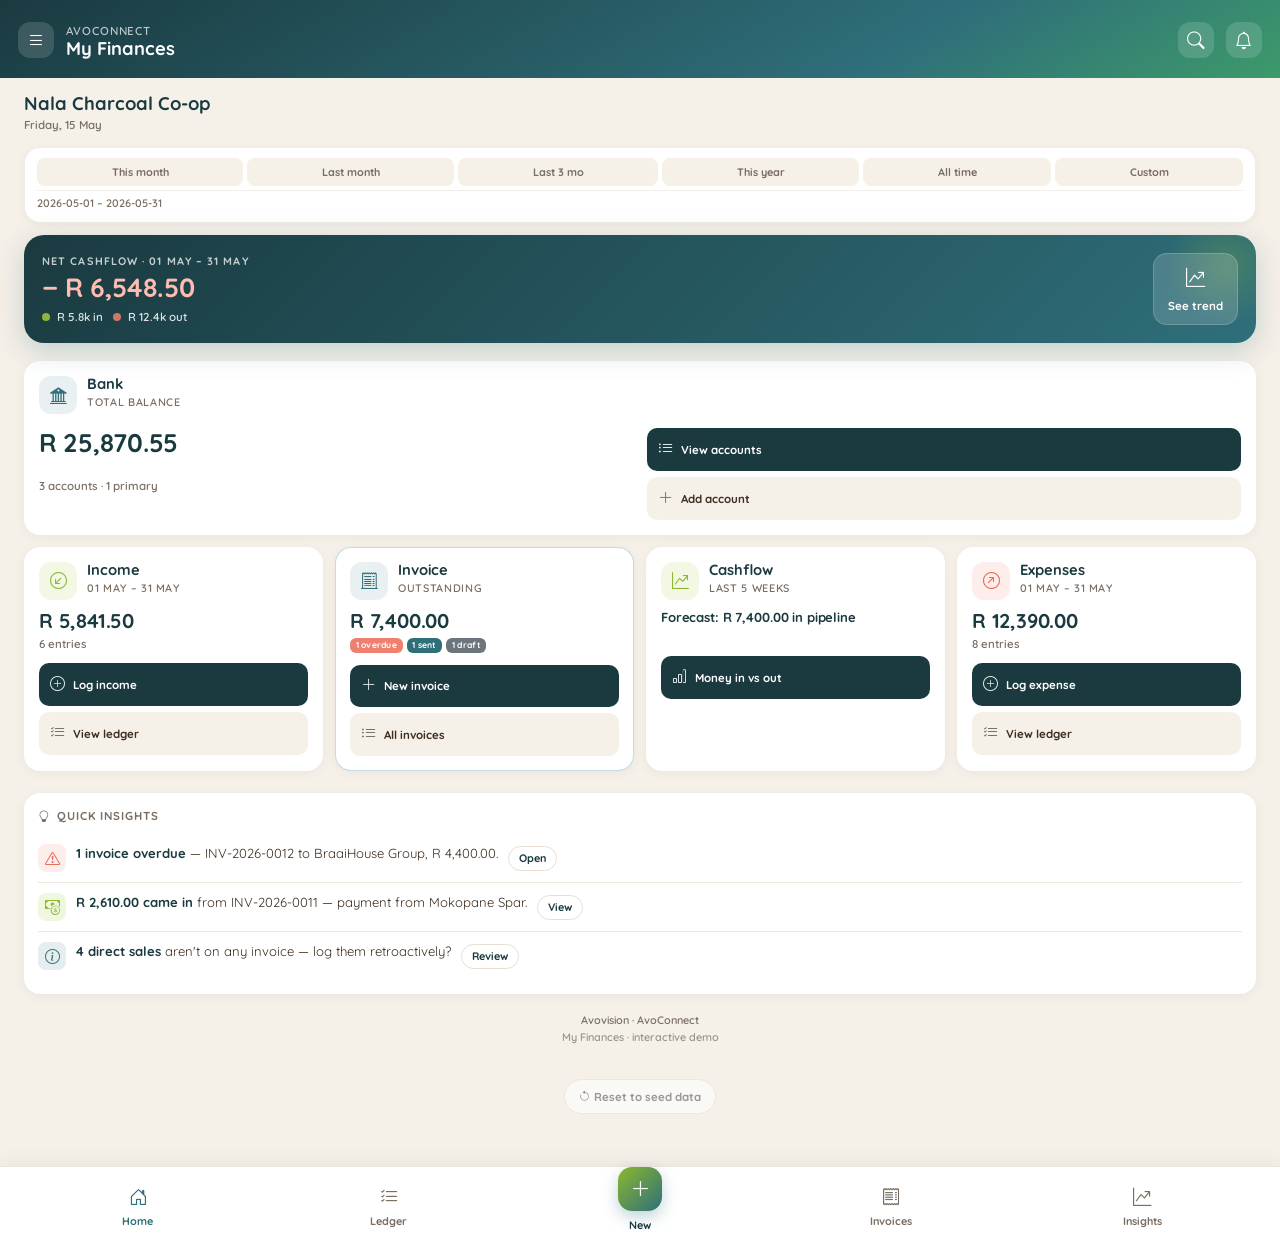
<file: avoconnect-myfinances-demo/avo-finance-app/index.html>
<!DOCTYPE html>
<html lang="en">
<head>
  <meta charset="UTF-8" />
  <meta name="viewport" content="width=device-width, initial-scale=1.0, maximum-scale=1.0" />
  <title>AvoConnect — My Finances</title>

  <!-- Bootstrap 5 CSS -->
  <link href="https://cdn.jsdelivr.net/npm/bootstrap@5.3.3/dist/css/bootstrap.min.css" rel="stylesheet" integrity="sha384-QWTKZyjpPEjISv5WaRU9OFeRpok6YctnYmDr5pNlyT2bRjXh0JMhjY6hW+ALEwIH" crossorigin="anonymous" />

  <!-- Bootstrap Icons -->
  <link rel="stylesheet" href="https://cdn.jsdelivr.net/npm/bootstrap-icons@1.11.3/font/bootstrap-icons.min.css" />

  <!-- App Styles -->
  <link rel="stylesheet" href="styles.css" />

  <style>
    /* ── Loading screen ────────────────────────────── */
    #boot {
      position: fixed;
      inset: 0;
      background: linear-gradient(165deg, #1a3a40, #2f6f7a 60%, #3d9a6a);
      color: #fff;
      display: flex;
      align-items: center;
      justify-content: center;
      flex-direction: column;
      gap: 18px;
      z-index: 9999;
      font-family: 'Quicksand', system-ui, sans-serif;
      transition: opacity 0.5s;
    }
    #boot .brand { font-size: 1.3rem; font-weight: 700; }
    #boot .sub { font-size: 0.8rem; opacity: 0.55; font-weight: 600; }
  </style>
</head>
<body>

  <!-- ── Boot Screen ────────────────────────────────── -->
  <div id="boot">
    <div style="width:56px;height:56px;border-radius:18px;background:rgba(255,255,255,0.14);display:flex;align-items:center;justify-content:center;font-size:1.7rem">
      <i class="bi bi-coin"></i>
    </div>
    <div>
      <div class="brand">My Finances</div>
      <div class="sub">AvoConnect</div>
    </div>
  </div>

  <!-- ── App Shell ─────────────────────────────────── -->
  <div class="app-shell" id="appShell">

    <!-- Scroll area -->
    <div class="app-scroll">

      <!-- ════ HUB PAGE ════ -->
      <div class="page active" id="page-hub">
        <div class="appbar appbar-gradient">
          <button class="appbar-btn" aria-label="Menu"><i class="bi bi-list"></i></button>
          <div>
            <div class="appbar-sub">AvoConnect</div>
            <div class="appbar-title light">My Finances</div>
          </div>
          <div class="appbar-spacer"></div>
          <button class="appbar-btn" aria-label="Search"><i class="bi bi-search"></i></button>
          <button class="appbar-btn" aria-label="Notifications"><i class="bi bi-bell"></i></button>
        </div>
        <div class="page-body" id="hubContent"></div>
      </div>

      <!-- ════ BANK PAGE ════ -->
      <div class="page" id="page-bank">
        <div class="appbar appbar-plain">
          <button class="appbar-btn back-btn" aria-label="Back"><i class="bi bi-arrow-left"></i></button>
          <div>
            <div class="appbar-sub" style="color:var(--ac-warm-gray)">My Finances</div>
            <div class="appbar-title">Bank</div>
          </div>
          <div class="appbar-spacer"></div>
        </div>
        <div class="page-body" id="bankContent"></div>
      </div>

      <!-- ════ INCOME PAGE ════ -->
      <div class="page" id="page-income">
        <div class="appbar appbar-plain">
          <button class="appbar-btn back-btn" aria-label="Back"><i class="bi bi-arrow-left"></i></button>
          <div>
            <div class="appbar-sub" style="color:var(--ac-warm-gray)">My Finances</div>
            <div class="appbar-title">Income</div>
          </div>
          <div class="appbar-spacer"></div>
          <button class="appbar-btn" style="background:linear-gradient(135deg,var(--c-lime-dark),var(--c-lime));color:#1a1a2e;box-shadow:0 4px 14px rgba(162,204,57,0.3)" onclick="App.navigate('income-new')" aria-label="Add">
            <i class="bi bi-plus-lg"></i>
          </button>
        </div>
        <div class="page-body" id="incomeContent"></div>
      </div>

      <!-- ════ INVOICE LIST PAGE ════ -->
      <div class="page" id="page-invoice">
        <div class="appbar appbar-plain">
          <button class="appbar-btn back-btn" aria-label="Back"><i class="bi bi-arrow-left"></i></button>
          <div>
            <div class="appbar-sub" style="color:var(--ac-warm-gray)">My Finances</div>
            <div class="appbar-title">Invoices</div>
          </div>
          <div class="appbar-spacer"></div>
          <button class="appbar-btn" style="background:linear-gradient(135deg,var(--c-lime-dark),var(--c-lime));color:#1a1a2e;box-shadow:0 4px 14px rgba(162,204,57,0.3)" onclick="App.navigate('invoice-new')" aria-label="Add">
            <i class="bi bi-plus-lg"></i>
          </button>
        </div>
        <div class="page-body" id="invoiceContent"></div>
      </div>

      <!-- ════ INVOICE DETAIL PAGE ════ -->
      <div class="page" id="page-invoice-detail">
        <div class="appbar appbar-plain">
          <button class="appbar-btn back-btn" aria-label="Back"><i class="bi bi-arrow-left"></i></button>
          <div>
            <div class="appbar-sub" style="color:var(--ac-warm-gray)">Invoice</div>
            <div class="appbar-title" id="invDetailTitle">Invoice Detail</div>
          </div>
          <div class="appbar-spacer"></div>
        </div>
        <div class="page-body" id="invoiceDetailContent"></div>
      </div>

      <!-- ════ CASHFLOW PAGE ════ -->
      <div class="page" id="page-cashflow">
        <div class="appbar appbar-plain">
          <button class="appbar-btn back-btn" aria-label="Back"><i class="bi bi-arrow-left"></i></button>
          <div>
            <div class="appbar-sub" style="color:var(--ac-warm-gray)">My Finances</div>
            <div class="appbar-title">Cashflow</div>
          </div>
          <div class="appbar-spacer"></div>
        </div>
        <div class="page-body" id="cashflowContent"></div>
      </div>

      <!-- ════ EXPENSES PAGE ════ -->
      <div class="page" id="page-expense">
        <div class="appbar appbar-plain">
          <button class="appbar-btn back-btn" aria-label="Back"><i class="bi bi-arrow-left"></i></button>
          <div>
            <div class="appbar-sub" style="color:var(--ac-warm-gray)">My Finances</div>
            <div class="appbar-title">Expenses</div>
          </div>
          <div class="appbar-spacer"></div>
          <button class="appbar-btn" style="background:linear-gradient(135deg,var(--c-salmon),var(--c-salmon-dark));color:#fff;box-shadow:0 4px 14px rgba(239,128,112,0.3)" onclick="App.navigate('expense-new')" aria-label="Add">
            <i class="bi bi-plus-lg"></i>
          </button>
        </div>
        <div class="page-body" id="expenseContent"></div>
      </div>

      <!-- ════ NEW INVOICE FORM PAGE ════ -->
      <div class="page" id="page-invoice-new">
        <div class="appbar appbar-plain">
          <button class="appbar-btn back-btn" aria-label="Back"><i class="bi bi-arrow-left"></i></button>
          <div>
            <div class="appbar-sub" style="color:var(--ac-warm-gray)">My Finances</div>
            <div class="appbar-title">New invoice</div>
          </div>
          <div class="appbar-spacer"></div>
        </div>
        <div class="page-body" id="invoiceNewContent"></div>
      </div>

      <!-- ════ NEW INCOME FORM PAGE ════ -->
      <div class="page" id="page-income-new">
        <div class="appbar appbar-plain">
          <button class="appbar-btn back-btn" aria-label="Back"><i class="bi bi-arrow-left"></i></button>
          <div>
            <div class="appbar-sub" style="color:var(--ac-warm-gray)">My Finances</div>
            <div class="appbar-title">Log income</div>
          </div>
          <div class="appbar-spacer"></div>
        </div>
        <div class="page-body" id="incomeNewContent"></div>
      </div>

      <!-- ════ NEW EXPENSE FORM PAGE ════ -->
      <div class="page" id="page-expense-new">
        <div class="appbar appbar-plain">
          <button class="appbar-btn back-btn" aria-label="Back"><i class="bi bi-arrow-left"></i></button>
          <div>
            <div class="appbar-sub" style="color:var(--ac-warm-gray)">My Finances</div>
            <div class="appbar-title">Log expense</div>
          </div>
          <div class="appbar-spacer"></div>
        </div>
        <div class="page-body" id="expenseNewContent"></div>
      </div>

    </div><!-- /.app-scroll -->

    <!-- ════ Bottom Tab Bar ════ -->
    <div class="tabbar">
      <button class="tab active" id="tab-hub" data-page="hub">
        <i class="bi bi-house-door"></i><span>Home</span>
      </button>
      <button class="tab" id="tab-ledger" data-page="income">
        <i class="bi bi-list-check"></i><span>Ledger</span>
      </button>
      <button class="tab tab-fab" data-page="invoice-new">
        <span class="tab-fab-inner"><i class="bi bi-plus-lg"></i></span>
        <span style="margin-top:4px">New</span>
      </button>
      <button class="tab" id="tab-invoice" data-page="invoice">
        <i class="bi bi-receipt"></i><span>Invoices</span>
      </button>
      <button class="tab" id="tab-insights" data-page="cashflow">
        <i class="bi bi-graph-up-arrow"></i><span>Insights</span>
      </button>
    </div>

  </div><!-- /.app-shell -->

  <!-- ════ Toast Container ════ -->
  <div class="toast-container" id="toastContainer"></div>

  <!-- ════ Scripts ════ -->
  <!-- Bootstrap 5 JS Bundle -->
  <script src="https://cdn.jsdelivr.net/npm/bootstrap@5.3.3/dist/js/bootstrap.bundle.min.js" integrity="sha384-YvpcrYf0tY3lHB60NNkmXc5s9fDVZLESaAA55NDzOxhy9GkcIdslK1eN7N6jIeHz" crossorigin="anonymous"></script>

  <!-- Data Layer -->
  <script src="data.js"></script>

  <!-- App Logic -->
  <script src="app.js"></script>

</body>
</html>
</file>
<file: avoconnect-myfinances-demo/avo-finance-app/styles.css>
/* ============================================================
   AvoConnect — My Finances App Styles
   Built with Bootstrap 5 + custom design tokens
   ============================================================ */

/* ── Google Fonts: Quicksand ───────────────────────────── */
@import url('https://fonts.googleapis.com/css2?family=Quicksand:wght@300;400;500;600;700&display=swap');
@import url('https://fonts.googleapis.com/css2?family=Caveat:wght@500;700&display=swap');

/* ── Design Tokens ─────────────────────────────────────── */
:root {
  /* Brand palette */
  --avo-caribbean:        #2f6f7a;
  --avo-caribbean-dark:   #1a3a40;
  --avo-caribbean-light:  #3d8a97;
  --avo-lime:             #a2cc39;
  --avo-lime-dark:        #8bb82f;
  --avo-salmon:           #ef8070;
  --avo-salmon-dark:      #e56a59;

  /* Surfaces */
  --avo-bg:               #f4f6f9;
  --avo-bg-soft:          #f5f9fa;
  --avo-surface:          #ffffff;
  --avo-surface-muted:    #f8f9fa;

  /* Text */
  --avo-text:             #212529;
  --avo-text-muted:       #6c757d;
  --avo-text-on-dark:     #ffffff;

  /* AvoConnect earth-luxe */
  --ac-sand:              #f5f0e8;
  --ac-sand-dark:         #e8dfd2;
  --ac-earth:             #3d2e1e;
  --ac-warm-gray:         #7a6e62;

  /* Convenience aliases */
  --c-teal:       var(--avo-caribbean);
  --c-teal-dark:  var(--avo-caribbean-dark);
  --c-lime:       var(--avo-lime);
  --c-lime-dark:  var(--avo-lime-dark);
  --c-salmon:     var(--avo-salmon);
  --c-salmon-dark:var(--avo-salmon-dark);

  /* Shadows */
  --shadow-sm: 0 2px 4px rgba(0,0,0,0.05);
  --shadow:    0 2px 8px rgba(0,0,0,0.08);
  --shadow-md: 0 4px 15px rgba(0,0,0,0.10);
  --shadow-lg: 0 8px 30px rgba(26,58,64,0.15);

  /* Radii */
  --r-sm: 6px;
  --r-md: 10px;
  --r-lg: 16px;
  --r-xl: 20px;

  /* Type sizes */
  --t-xxs: 0.68rem;
  --t-xs:  0.72rem;
  --t-sm:  0.82rem;
  --t-base: 0.92rem;
  --t-md:  1rem;
  --t-lg:  1.15rem;
  --t-xl:  1.5rem;
  --t-2xl: 1.8rem;
}

/* ── Base ──────────────────────────────────────────────── */
* { box-sizing: border-box; }

html, body {
  margin: 0;
  padding: 0;
  background: var(--ac-sand);
  font-family: 'Quicksand', 'Segoe UI', system-ui, sans-serif;
  color: var(--ac-earth);
  font-size: 16px;
  -webkit-font-smoothing: antialiased;
  min-height: 100vh;
  overflow-x: hidden;
}

button { font-family: inherit; cursor: pointer; }
input, select, textarea { font-family: inherit; }

/* ── Bootstrap Overrides ───────────────────────────────── */
.card {
  border: none;
  border-radius: var(--r-lg);
  box-shadow: var(--shadow);
  background: #fff;
}

.badge {
  font-family: 'Quicksand', sans-serif;
  font-weight: 700;
  letter-spacing: 0.03em;
}

.badge.bg-teal  { background-color: var(--c-teal) !important; }
.badge.bg-lime  { background-color: var(--c-lime-dark) !important; }
.badge.bg-salmon{ background-color: var(--c-salmon) !important; }

.btn {
  border-radius: 50px;
  font-weight: 700;
  font-family: 'Quicksand', sans-serif;
  padding: 10px 20px;
  transition: all 0.15s ease;
}
.btn:active { transform: translateY(1px); }
.btn-teal {
  background: linear-gradient(135deg, var(--c-teal), var(--c-teal-dark));
  border: none;
  color: #fff;
  box-shadow: 0 4px 16px rgba(47,111,122,0.25);
}
.btn-teal:hover { box-shadow: 0 8px 24px rgba(47,111,122,0.35); transform: translateY(-1px); color: #fff; }
.btn-lime {
  background: linear-gradient(135deg, var(--c-lime-dark), var(--c-lime));
  border: none;
  color: #1a1a2e;
  box-shadow: 0 4px 16px rgba(162,204,57,0.3);
}
.btn-lime:hover { box-shadow: 0 8px 24px rgba(162,204,57,0.4); transform: translateY(-1px); color: #1a1a2e; }
.btn-salmon {
  background: linear-gradient(135deg, var(--c-salmon), var(--c-salmon-dark));
  border: none;
  color: #fff;
  box-shadow: 0 4px 16px rgba(239,128,112,0.3);
}
.btn-salmon:hover { color: #fff; transform: translateY(-1px); }
.btn-ghost {
  background: #fff;
  color: var(--c-teal-dark);
  border: 1.5px solid var(--ac-sand-dark);
}
.btn-ghost:hover { border-color: var(--c-teal); color: var(--c-teal-dark); }
.btn-sm { padding: 8px 14px; font-size: var(--t-sm); }

.form-control, .form-select {
  border: 1.5px solid var(--ac-sand-dark);
  border-radius: 12px;
  padding: 12px 14px;
  font-family: inherit;
  font-size: var(--t-base);
  color: var(--ac-earth);
  transition: border-color 0.15s, box-shadow 0.15s;
}
.form-control:focus, .form-select:focus {
  border-color: var(--c-teal);
  box-shadow: 0 0 0 3px rgba(47,111,122,0.12);
}
.form-label {
  font-size: var(--t-xs);
  font-weight: 700;
  letter-spacing: 0.08em;
  text-transform: uppercase;
  color: var(--ac-warm-gray);
  margin-bottom: 6px;
}
.modal-content {
  border: none;
  border-radius: var(--r-xl);
  box-shadow: var(--shadow-lg);
}
.modal-header { border-bottom: 1px solid rgba(232,223,210,0.6); }
.modal-footer { border-top: 1px solid rgba(232,223,210,0.6); }

/* ── App Shell (full-screen) ──────────────────────────── */
.app-shell {
  width: 100%;
  max-width: 100%;
  min-height: 100vh;
  background: var(--ac-sand);
  display: flex;
  flex-direction: column;
  position: relative;
  margin: 0 auto;
}

/* On larger screens, cap the width for comfortable reading */
@media (min-width: 900px) {
  body {
    background:
      radial-gradient(circle at 20% 0%, rgba(47,111,122,0.05), transparent 50%),
      radial-gradient(circle at 80% 100%, rgba(162,204,57,0.04), transparent 40%),
      var(--ac-sand);
  }
}

/* ── Scroll area ───────────────────────────────────────── */
.app-scroll {
  flex: 1;
  overflow-y: auto;
  overflow-x: hidden;
  scroll-behavior: smooth;
}
.app-scroll::-webkit-scrollbar { width: 6px; }
.app-scroll::-webkit-scrollbar-track { background: transparent; }
.app-scroll::-webkit-scrollbar-thumb { background: rgba(0,0,0,0.12); border-radius: 4px; }

/* ── Top App Bar ───────────────────────────────────────── */
.appbar {
  position: sticky;
  top: 0;
  z-index: 30;
  background: var(--ac-sand);
  padding: 16px 18px 12px;
  display: flex;
  align-items: center;
  gap: 12px;
  border-bottom: 1px solid rgba(232,223,210,0.6);
}
.appbar-gradient {
  background: linear-gradient(150deg, var(--c-teal-dark), var(--c-teal) 70%, #3d9a6a);
  color: #fff;
  border-bottom: none;
  padding: 20px 18px 18px;
}
.appbar-btn {
  width: 36px; height: 36px;
  border-radius: 12px;
  border: none;
  display: flex; align-items: center; justify-content: center;
  font-size: 1.1rem;
  flex-shrink: 0;
  transition: background 0.15s;
}
.appbar-gradient .appbar-btn {
  background: rgba(255,255,255,0.14);
  color: inherit;
}
.appbar-gradient .appbar-btn:hover { background: rgba(255,255,255,0.24); }
.appbar-plain .appbar-btn {
  background: #fff;
  color: var(--c-teal-dark);
  box-shadow: 0 2px 6px rgba(26,58,64,0.06);
}
.appbar-plain .appbar-btn:hover { background: var(--ac-sand-dark); }
.appbar-title {
  font-size: var(--t-lg);
  font-weight: 700;
  line-height: 1.1;
  color: var(--c-teal-dark);
}
.appbar-title.light { color: #fff; }
.appbar-sub {
  font-size: var(--t-xs);
  font-weight: 600;
  opacity: 0.7;
  margin-top: 2px;
  text-transform: uppercase;
  letter-spacing: 0.08em;
}
.appbar-spacer { flex: 1; }
.appbar-action {
  width: 36px; height: 36px;
  border-radius: 12px;
  border: none;
  display: flex; align-items: center; justify-content: center;
  font-size: 1.05rem;
  position: relative;
}

/* ── Bottom Tab Bar ────────────────────────────────────── */
.tabbar {
  position: sticky;
  bottom: 0;
  background: #fff;
  border-top: 1px solid rgba(232,223,210,0.8);
  padding: 8px 12px;
  display: flex;
  justify-content: space-around;
  z-index: 20;
  box-shadow: 0 -4px 20px rgba(26,58,64,0.05);
}
.tab {
  flex: 1;
  background: none;
  border: none;
  padding: 8px 4px 4px;
  display: flex;
  flex-direction: column;
  align-items: center;
  gap: 2px;
  color: var(--ac-warm-gray);
  font-size: var(--t-xxs);
  font-weight: 700;
  border-radius: 12px;
  transition: color 0.15s, background 0.15s;
}
.tab i { font-size: 1.15rem; }
.tab.active { color: var(--c-teal); }
.tab.active i { color: var(--c-teal); }
.tab:hover { color: var(--ac-earth); }

/* FAB tab */
.tab-fab { color: var(--c-teal-dark) !important; }
.tab-fab-inner {
  width: 44px; height: 44px;
  border-radius: 14px;
  background: linear-gradient(135deg, var(--c-lime-dark), var(--c-teal));
  color: #fff;
  display: flex; align-items: center; justify-content: center;
  box-shadow: 0 6px 16px rgba(47,111,122,0.3);
  margin-top: -16px;
  transition: transform 0.15s, box-shadow 0.15s;
}
.tab-fab:hover .tab-fab-inner { transform: translateY(-1px); box-shadow: 0 10px 22px rgba(47,111,122,0.4); }
.tab-fab i { font-size: 1.25rem !important; color: #fff !important; }

/* ── Pages ─────────────────────────────────────────────── */
.page { display: none; flex-direction: column; min-height: 100%; }
.page.active { display: flex; }
.page-body {
  padding: 16px 20px 28px;
  animation: fadeUp 0.35s ease-out both;
}

@keyframes fadeUp {
  from { opacity: 0; transform: translateY(10px); }
  to   { opacity: 1; transform: translateY(0); }
}

/* ── Status Pills ──────────────────────────────────────── */
.pill {
  display: inline-flex;
  align-items: center;
  gap: 4px;
  padding: 4px 10px;
  border-radius: 50px;
  font-size: var(--t-xxs);
  font-weight: 700;
  letter-spacing: 0.04em;
  text-transform: uppercase;
  white-space: nowrap;
}
.pill-draft   { background: rgba(122,110,98,0.12); color: var(--ac-warm-gray); }
.pill-sent    { background: rgba(47,111,122,0.12); color: var(--c-teal); }
.pill-paid    { background: rgba(162,204,57,0.18); color: var(--c-lime-dark); }
.pill-overdue { background: rgba(239,128,112,0.18); color: var(--c-salmon-dark); }
.pill-partial { background: rgba(244,162,97,0.18); color: #c47a3c; }
.pill-pending { background: rgba(47,111,122,0.10); color: var(--c-teal); }

/* ── Section Label ─────────────────────────────────────── */
.section-label {
  font-size: var(--t-xs);
  font-weight: 700;
  letter-spacing: 0.08em;
  text-transform: uppercase;
  color: var(--ac-warm-gray);
  margin: 14px 0 8px;
  display: flex;
  align-items: center;
  justify-content: space-between;
}

/* ── Filter Tabs ───────────────────────────────────────── */
.filter-tabs {
  display: flex;
  gap: 6px;
  background: rgba(255,255,255,0.6);
  border-radius: 14px;
  padding: 4px;
  margin-bottom: 12px;
  overflow-x: auto;
  scrollbar-width: none;
  flex-wrap: nowrap;
}
.filter-tabs::-webkit-scrollbar { display: none; }
.filter-tab {
  flex: 0 0 auto;
  background: none;
  border: none;
  padding: 8px 14px;
  border-radius: 10px;
  font-size: var(--t-xs);
  font-weight: 700;
  color: var(--ac-warm-gray);
  white-space: nowrap;
  transition: all 0.15s;
  cursor: pointer;
}
.filter-tab.active {
  background: #fff;
  color: var(--c-teal-dark);
  box-shadow: 0 2px 6px rgba(26,58,64,0.08);
}

/* ══════════════════════════════════════════════════════════
   HUB / DASHBOARD
   ══════════════════════════════════════════════════════════ */

.hub-greeting { margin-bottom: 14px; }
.hub-greet-name {
  font-size: var(--t-lg);
  font-weight: 700;
  color: var(--c-teal-dark);
  line-height: 1.1;
}
.hub-greet-date {
  font-size: var(--t-xs);
  font-weight: 600;
  color: var(--ac-warm-gray);
  margin-top: 2px;
}

/* Hero */
.hub-hero {
  background: linear-gradient(135deg, var(--c-teal-dark), var(--c-teal));
  border-radius: var(--r-xl);
  padding: 18px;
  margin-bottom: 18px;
  display: flex;
  align-items: center;
  gap: 14px;
  color: #fff;
  box-shadow: 0 8px 28px rgba(47,111,122,0.25);
  position: relative;
  overflow: hidden;
}
.hub-hero::after {
  content: '';
  position: absolute;
  top: -40px; right: -40px;
  width: 140px; height: 140px;
  border-radius: 50%;
  background: radial-gradient(circle, rgba(162,204,57,0.22), transparent 60%);
}
.hub-hero-left { flex: 1; position: relative; z-index: 1; }
.hub-hero-label {
  font-size: var(--t-xxs);
  font-weight: 700;
  letter-spacing: 0.1em;
  text-transform: uppercase;
  opacity: 0.75;
  margin-bottom: 4px;
}
.hub-hero-amount {
  font-size: 1.65rem;
  font-weight: 700;
  line-height: 1.1;
}
.hub-hero-amount.pos { color: #d6f08e; }
.hub-hero-amount.neg { color: #ffbcb0; }
.hub-hero-detail {
  margin-top: 6px;
  font-size: var(--t-xs);
  font-weight: 600;
  opacity: 0.85;
  display: flex;
  align-items: center;
  gap: 10px;
  flex-wrap: wrap;
}
.dot {
  display: inline-block;
  width: 8px; height: 8px;
  border-radius: 50%;
  margin-right: 4px;
}
.dot-green { background: var(--c-lime); }
.dot-red   { background: var(--c-salmon); }

.hub-hero-cta {
  background: rgba(255,255,255,0.16);
  border: 1px solid rgba(255,255,255,0.18);
  color: #fff;
  font-weight: 700;
  font-size: var(--t-xs);
  padding: 10px 14px;
  border-radius: 14px;
  display: flex;
  flex-direction: column;
  align-items: center;
  gap: 4px;
  position: relative;
  z-index: 1;
  transition: background 0.15s;
}
.hub-hero-cta:hover { background: rgba(255,255,255,0.26); color: #fff; }
.hub-hero-cta i { font-size: 1.2rem; }

/* Card Grid */
.hub-grid {
  display: grid;
  grid-template-columns: 1fr 1fr;
  gap: 12px;
  margin-bottom: 22px;
}
.hub-grid .hub-card:first-child { grid-column: 1 / -1; }

.hub-card {
  background: #fff;
  border-radius: var(--r-lg);
  padding: 14px;
  box-shadow: 0 2px 12px rgba(26,58,64,0.05);
  border: 1.5px solid transparent;
  transition: all 0.2s;
}
.hub-card:hover {
  box-shadow: 0 6px 18px rgba(26,58,64,0.08);
}
.hub-card.teal:hover   { border-color: rgba(47,111,122,0.35); }
.hub-card.lime:hover   { border-color: rgba(162,204,57,0.5); }
.hub-card.salmon:hover { border-color: rgba(239,128,112,0.45); }

.hub-card-head {
  display: flex;
  align-items: flex-start;
  gap: 10px;
  margin-bottom: 10px;
}
.hub-card-icon {
  width: 38px; height: 38px;
  border-radius: 12px;
  display: flex; align-items: center; justify-content: center;
  font-size: 1.05rem;
  flex-shrink: 0;
}
.hub-card-icon.teal   { background: rgba(47,111,122,0.10);  color: var(--c-teal); }
.hub-card-icon.lime   { background: rgba(162,204,57,0.14);  color: var(--c-lime-dark); }
.hub-card-icon.salmon { background: rgba(239,128,112,0.14); color: var(--c-salmon-dark); }

.hub-card-title {
  font-size: var(--t-base);
  font-weight: 700;
  color: var(--c-teal-dark);
  line-height: 1.1;
}
.hub-card-metric-label {
  font-size: var(--t-xxs);
  font-weight: 600;
  color: var(--ac-warm-gray);
  text-transform: uppercase;
  letter-spacing: 0.06em;
  margin-top: 2px;
}
.hub-card-value {
  font-size: 1.25rem;
  font-weight: 700;
  color: var(--c-teal-dark);
  line-height: 1.1;
  margin-bottom: 4px;
  letter-spacing: -0.01em;
}
.hub-card-sub {
  font-size: var(--t-xs);
  font-weight: 600;
  color: var(--ac-warm-gray);
  margin-bottom: 12px;
  line-height: 1.35;
}
.hub-card-options {
  display: flex;
  flex-direction: column;
  gap: 6px;
}
.hub-opt {
  background: var(--ac-sand);
  border: 1px solid transparent;
  border-radius: 10px;
  padding: 9px 10px;
  font-size: var(--t-xs);
  font-weight: 700;
  color: var(--ac-earth);
  display: flex;
  align-items: center;
  gap: 8px;
  transition: all 0.15s;
  text-align: left;
  cursor: pointer;
}
.hub-opt i { font-size: 0.95rem; color: var(--ac-warm-gray); }
.hub-opt:hover { background: #fff; border-color: var(--ac-sand-dark); }
.hub-opt.primary {
  background: var(--c-teal-dark);
  color: #fff;
}
.hub-opt.primary i { color: rgba(255,255,255,0.9); }
.hub-opt.primary:hover { background: var(--c-teal); border-color: transparent; color: #fff; }

/* Full-width card layout */
.hub-grid .hub-card:first-child {
  display: grid;
  grid-template-columns: 1fr 1fr;
  grid-template-areas:
    "head head"
    "metric options"
    "sub  options";
  align-items: start;
  gap: 4px 14px;
}
.hub-grid .hub-card:first-child .hub-card-head   { grid-area: head; }
.hub-grid .hub-card:first-child .hub-card-value  { grid-area: metric; font-size: 1.6rem; }
.hub-grid .hub-card:first-child .hub-card-sub    { grid-area: sub; }
.hub-grid .hub-card:first-child .hub-card-options{ grid-area: options; }

/* Insights */
.hub-insights {
  background: #fff;
  border-radius: var(--r-lg);
  padding: 14px;
  box-shadow: 0 2px 12px rgba(26,58,64,0.05);
  margin-bottom: 18px;
}
.insights-title {
  font-size: var(--t-xs);
  font-weight: 700;
  letter-spacing: 0.08em;
  text-transform: uppercase;
  color: var(--ac-warm-gray);
  margin-bottom: 10px;
  display: flex;
  align-items: center;
  gap: 6px;
}
.insight {
  display: flex;
  align-items: flex-start;
  gap: 10px;
  padding: 10px 0;
  font-size: var(--t-sm);
  line-height: 1.4;
  border-bottom: 1px solid rgba(232,223,210,0.7);
}
.insight:last-child { border-bottom: none; }
.insight-icon {
  width: 28px; height: 28px;
  border-radius: 8px;
  display: flex; align-items: center; justify-content: center;
  flex-shrink: 0;
  font-size: 0.95rem;
}
.insight-icon.warn  { background: rgba(239,128,112,0.14); color: var(--c-salmon-dark); }
.insight-icon.pos   { background: rgba(162,204,57,0.16);  color: var(--c-lime-dark); }
.insight-icon.info  { background: rgba(47,111,122,0.12);  color: var(--c-teal); }
.insight strong { color: var(--c-teal-dark); }
.insight-action {
  background: none;
  border: 1px solid var(--ac-sand-dark);
  border-radius: 999px;
  font-size: var(--t-xxs);
  font-weight: 700;
  padding: 4px 10px;
  color: var(--c-teal-dark);
  flex-shrink: 0;
  align-self: center;
  transition: all 0.15s;
  cursor: pointer;
}
.insight-action:hover {
  background: var(--c-teal);
  border-color: var(--c-teal);
  color: #fff;
}

.hub-footer {
  margin-top: 18px;
  text-align: center;
  font-size: var(--t-xxs);
  color: var(--ac-warm-gray);
  font-weight: 600;
  padding-bottom: 18px;
}

/* ══════════════════════════════════════════════════════════
   BANK VIEW
   ══════════════════════════════════════════════════════════ */
.bank-total {
  background: linear-gradient(135deg, var(--c-teal-dark), var(--c-teal));
  color: #fff;
  border-radius: var(--r-xl);
  padding: 22px 18px;
  margin-bottom: 18px;
  box-shadow: 0 8px 28px rgba(47,111,122,0.25);
}
.bank-total-label {
  font-size: var(--t-xxs);
  font-weight: 700;
  letter-spacing: 0.1em;
  text-transform: uppercase;
  opacity: 0.75;
  margin-bottom: 6px;
}
.bank-total-amount {
  font-size: 2.1rem;
  font-weight: 700;
  letter-spacing: -0.02em;
  line-height: 1;
}

.bank-accounts-scroll {
  display: flex;
  gap: 10px;
  overflow-x: auto;
  padding-bottom: 8px;
  margin-bottom: 16px;
  scrollbar-width: none;
}
.bank-accounts-scroll::-webkit-scrollbar { display: none; }

.bank-acc-card {
  flex: 0 0 180px;
  background: #fff;
  border-radius: var(--r-lg);
  padding: 14px;
  border: 1.5px solid transparent;
  text-align: left;
  box-shadow: 0 2px 10px rgba(26,58,64,0.05);
  transition: all 0.15s;
  position: relative;
  overflow: hidden;
  cursor: pointer;
}
.bank-acc-card::before {
  content: '';
  position: absolute;
  top: 0; left: 0; right: 0;
  height: 4px;
  background: var(--acc-color, var(--c-teal));
}
.bank-acc-card.active {
  border-color: var(--c-teal);
  box-shadow: 0 6px 18px rgba(47,111,122,0.15);
}
.bank-acc-card:hover { transform: translateY(-2px); }
.bank-acc-bank { font-size: var(--t-sm); font-weight: 700; color: var(--c-teal-dark); }
.bank-acc-name { font-size: var(--t-xs); color: var(--ac-warm-gray); font-weight: 600; }
.bank-acc-num  { font-size: var(--t-xs); color: var(--ac-warm-gray); font-weight: 600; margin-bottom: 10px; }
.bank-acc-bal  { font-size: var(--t-lg); font-weight: 700; color: var(--c-teal-dark); }

.bank-action-grid {
  display: grid;
  grid-template-columns: repeat(4, 1fr);
  gap: 8px;
  margin-bottom: 18px;
}
.bank-action {
  background: #fff;
  border: none;
  border-radius: 14px;
  padding: 12px 6px;
  display: flex;
  flex-direction: column;
  align-items: center;
  gap: 6px;
  color: var(--c-teal-dark);
  font-size: var(--t-xxs);
  font-weight: 700;
  box-shadow: 0 2px 8px rgba(26,58,64,0.04);
  transition: all 0.15s;
}
.bank-action i { font-size: 1.2rem; color: var(--c-teal); }
.bank-action:hover { transform: translateY(-1px); box-shadow: 0 4px 12px rgba(26,58,64,0.08); }

/* ── Ledger Row ────────────────────────────────────────── */
.ledger-row {
  display: flex;
  align-items: center;
  gap: 12px;
  padding: 12px 0;
  border-bottom: 1px solid rgba(232,223,210,0.6);
}
.ledger-row:last-child { border-bottom: none; }
.ledger-icon {
  width: 38px; height: 38px;
  border-radius: 12px;
  display: flex; align-items: center; justify-content: center;
  font-size: 0.95rem;
  flex-shrink: 0;
}
.ledger-icon.invoice { background: rgba(47,111,122,0.10);  color: var(--c-teal); }
.ledger-icon.direct  { background: rgba(162,204,57,0.14);  color: var(--c-lime-dark); }
.ledger-icon.expense { background: rgba(239,128,112,0.14); color: var(--c-salmon-dark); }
.ledger-icon.txn-in  { background: rgba(162,204,57,0.16);  color: var(--c-lime-dark); }
.ledger-icon.txn-out { background: rgba(239,128,112,0.14); color: var(--c-salmon-dark); }

.ledger-body { flex: 1; min-width: 0; }
.ledger-label {
  font-size: var(--t-sm);
  font-weight: 700;
  color: var(--c-teal-dark);
  overflow: hidden;
  text-overflow: ellipsis;
  white-space: nowrap;
}
.ledger-meta {
  font-size: var(--t-xxs);
  color: var(--ac-warm-gray);
  font-weight: 600;
  margin-top: 2px;
  display: flex;
  flex-wrap: wrap;
  gap: 4px;
  align-items: center;
}
.ledger-amount {
  font-size: var(--t-base);
  font-weight: 700;
  flex-shrink: 0;
}
.ledger-amount.pos { color: var(--c-lime-dark); }
.ledger-amount.neg { color: var(--c-salmon-dark); }

/* ── Invoice List ──────────────────────────────────────── */
.invoice-card {
  background: #fff;
  border: 1.5px solid transparent;
  border-radius: var(--r-lg);
  padding: 14px;
  box-shadow: 0 2px 10px rgba(26,58,64,0.04);
  text-align: left;
  transition: all 0.15s;
  cursor: pointer;
  margin-bottom: 10px;
}
.invoice-card:hover {
  border-color: var(--ac-sand-dark);
  transform: translateY(-1px);
  box-shadow: 0 4px 14px rgba(26,58,64,0.07);
}
.invoice-card-head {
  display: flex;
  justify-content: space-between;
  align-items: center;
  margin-bottom: 6px;
}
.invoice-id {
  font-size: var(--t-xs);
  font-weight: 700;
  color: var(--ac-warm-gray);
  letter-spacing: 0.04em;
}
.invoice-client {
  font-size: var(--t-base);
  font-weight: 700;
  color: var(--c-teal-dark);
  margin-bottom: 4px;
}
.invoice-meta {
  font-size: var(--t-xs);
  color: var(--ac-warm-gray);
  font-weight: 600;
  display: flex;
  gap: 8px;
  align-items: center;
  margin-bottom: 10px;
}
.invoice-amount-main { font-size: var(--t-lg); font-weight: 700; color: var(--c-teal-dark); }
.invoice-amount-out  { font-size: var(--t-xs); font-weight: 700; color: var(--c-salmon-dark); }

/* ── Invoice Detail ────────────────────────────────────── */
.invoice-hero {
  background: linear-gradient(135deg, var(--c-teal-dark), var(--c-teal));
  color: #fff;
  border-radius: var(--r-xl);
  padding: 18px;
  margin-bottom: 14px;
  box-shadow: 0 8px 24px rgba(47,111,122,0.22);
}
.invoice-hero.paid    { background: linear-gradient(135deg, #4a7c59, var(--c-lime-dark)); }
.invoice-hero.overdue { background: linear-gradient(135deg, #8b3320, var(--c-salmon-dark)); }
.invoice-hero.draft   { background: linear-gradient(135deg, #5a4f43, var(--ac-warm-gray)); }
.invoice-hero-amount { font-size: 2rem; font-weight: 700; }

/* Line items */
.li-row {
  display: grid;
  grid-template-columns: 36px 1fr auto;
  align-items: center;
  gap: 10px;
  padding: 12px 0;
  border-bottom: 1px solid rgba(232,223,210,0.6);
  transition: background 0.15s;
}
.li-row:last-of-type { border-bottom: none; }
.li-row.paid { opacity: 0.85; }
.li-row.paid .li-product { text-decoration: line-through; text-decoration-color: rgba(0,0,0,0.2); }
.li-product { font-size: var(--t-sm); font-weight: 700; color: var(--c-teal-dark); }
.li-meta { font-size: var(--t-xs); color: var(--ac-warm-gray); font-weight: 600; margin-top: 2px; }
.li-amount { font-size: var(--t-sm); color: var(--c-teal-dark); }

/* ── Cashflow ──────────────────────────────────────────── */
.cf-summary {
  background: #fff;
  border-radius: var(--r-lg);
  padding: 16px;
  margin-bottom: 14px;
  box-shadow: 0 2px 12px rgba(26,58,64,0.05);
}
.cf-bars {
  display: grid;
  grid-template-columns: repeat(5, 1fr);
  gap: 6px;
  height: 180px;
  align-items: end;
}
.cf-bar {
  display: flex;
  gap: 3px;
  height: 100%;
  align-items: flex-end;
  justify-content: center;
}
.cf-bar-inner {
  width: 100%;
  max-width: 18px;
  border-radius: 6px 6px 0 0;
  min-height: 4px;
  position: relative;
}
.cf-bar-inner.in  { background: linear-gradient(180deg, var(--c-lime-dark), var(--c-lime)); }
.cf-bar-inner.out { background: linear-gradient(180deg, var(--c-salmon-dark), var(--c-salmon)); }

/* Product bars */
.pb-row {
  display: grid;
  grid-template-columns: 90px 1fr 60px;
  align-items: center;
  gap: 10px;
  margin-bottom: 10px;
}
.pb-bar-track {
  height: 12px;
  background: rgba(232,223,210,0.6);
  border-radius: 6px;
  overflow: hidden;
}
.pb-bar-fill {
  height: 100%;
  background: linear-gradient(90deg, var(--c-teal), var(--c-lime-dark));
  border-radius: 6px;
}

/* ── Reconcile Alert ───────────────────────────────────── */
.recon-alert {
  background: linear-gradient(135deg, #fff, var(--ac-sand));
  border: 1.5px solid rgba(239,128,112,0.3);
  border-left: 4px solid var(--c-salmon);
  border-radius: 14px;
  padding: 12px 14px;
  margin-bottom: 16px;
  display: flex;
  align-items: center;
  gap: 12px;
  cursor: pointer;
  transition: all 0.15s;
}
.recon-alert:hover {
  transform: translateY(-1px);
  box-shadow: 0 6px 18px rgba(239,128,112,0.18);
}
.recon-alert-icon {
  width: 38px; height: 38px;
  border-radius: 11px;
  background: rgba(239,128,112,0.16);
  color: var(--c-salmon-dark);
  display: flex; align-items: center; justify-content: center;
  font-size: 1.1rem;
  flex-shrink: 0;
}
.recon-alert-title { font-size: var(--t-sm); font-weight: 700; color: var(--c-teal-dark); }
.recon-alert-sub   { font-size: var(--t-xs); color: var(--ac-warm-gray); margin-top: 2px; }
.recon-alert-chev { color: var(--ac-warm-gray); font-size: 0.9rem; }

.bank-action-badge {
  position: absolute;
  top: 6px; right: 8px;
  background: var(--c-salmon);
  color: #fff;
  font-size: 0.55rem;
  font-weight: 800;
  border-radius: 999px;
  padding: 1px 5px;
  min-width: 14px;
  text-align: center;
}
.bank-action { position: relative; }

/* ── Reconcile Sheet Overlay ───────────────────────────── */
.sheet-overlay {
  position: fixed;
  inset: 0;
  background: rgba(26,58,64,0.55);
  backdrop-filter: blur(2px);
  z-index: 200;
  display: flex;
  align-items: flex-end;
  justify-content: center;
  animation: overlayFade 0.2s ease-out;
}
@keyframes overlayFade {
  from { opacity: 0; }
  to { opacity: 1; }
}
.sheet {
  background: var(--ac-sand);
  width: 100%;
  max-width: 430px;
  margin: 0 auto;
  border-radius: 22px 22px 0 0;
  max-height: 88vh;
  display: flex;
  flex-direction: column;
  overflow: hidden;
  animation: sheetUp 0.3s cubic-bezier(0.2, 0.9, 0.3, 1);
}
@keyframes sheetUp {
  from { transform: translateY(100%); }
  to { transform: translateY(0); }
}
.sheet-handle {
  width: 36px;
  height: 4px;
  background: var(--ac-sand-dark);
  border-radius: 2px;
  margin: 10px auto 4px;
  flex-shrink: 0;
}
.sheet-head {
  display: flex;
  align-items: flex-start;
  justify-content: space-between;
  padding: 8px 18px 14px;
  border-bottom: 1px solid rgba(232,223,210,0.6);
  flex-shrink: 0;
}
.sheet-title {
  font-size: var(--t-lg);
  font-weight: 700;
  color: var(--c-teal-dark);
}
.sheet-sub {
  font-size: var(--t-xs);
  font-weight: 600;
  color: var(--ac-warm-gray);
  margin-top: 2px;
}
.sheet-close {
  width: 32px; height: 32px;
  border: none;
  background: rgba(0,0,0,0.05);
  border-radius: 10px;
  color: var(--ac-warm-gray);
  font-size: 0.9rem;
  flex-shrink: 0;
  display: flex; align-items: center; justify-content: center;
}
.sheet-body {
  flex: 1;
  overflow-y: auto;
  padding: 16px 18px;
}
.sheet-footer {
  padding: 14px 18px;
  background: #fff;
  border-top: 1px solid rgba(232,223,210,0.6);
  display: flex;
  gap: 8px;
  flex-direction: column;
  flex-shrink: 0;
}

/* ── Forms ─────────────────────────────────────────────── */
.form-card {
  background: #fff;
  border-radius: var(--r-xl);
  padding: 18px;
  box-shadow: 0 4px 20px rgba(26,58,64,0.05);
  margin-bottom: 16px;
}
.form-title {
  font-size: var(--t-lg);
  font-weight: 700;
  color: var(--c-teal-dark);
  margin-bottom: 4px;
}
.form-sub {
  font-size: var(--t-sm);
  color: var(--ac-warm-gray);
  margin-bottom: 18px;
}

/* Client picker */
.client-chip {
  background: var(--ac-sand);
  border: 1.5px solid transparent;
  border-radius: 14px;
  padding: 12px;
  display: flex;
  align-items: center;
  gap: 12px;
  text-align: left;
  transition: all 0.15s;
  cursor: pointer;
  width: 100%;
  margin-bottom: 8px;
}
.client-chip.selected {
  background: rgba(162,204,57,0.08);
  border-color: var(--c-lime);
}
.client-chip:hover { background: #fff; border-color: var(--ac-sand-dark); }
.client-avatar {
  width: 40px; height: 40px;
  border-radius: 12px;
  background: linear-gradient(135deg, var(--c-teal), var(--c-lime-dark));
  color: #fff;
  display: flex; align-items: center; justify-content: center;
  font-weight: 700;
  flex-shrink: 0;
  font-size: var(--t-base);
}
.client-name { font-weight: 700; color: var(--c-teal-dark); font-size: var(--t-base); }
.client-type { font-size: var(--t-xs); color: var(--ac-warm-gray); font-weight: 600; }

/* Method row */
.method-row {
  display: grid;
  grid-template-columns: repeat(4, 1fr);
  gap: 6px;
}
.method-chip {
  background: var(--ac-sand);
  border: 1.5px solid transparent;
  border-radius: 10px;
  padding: 10px 4px;
  display: flex;
  flex-direction: column;
  align-items: center;
  gap: 4px;
  font-size: var(--t-xxs);
  font-weight: 700;
  color: var(--ac-earth);
  cursor: pointer;
  transition: all 0.15s;
}
.method-chip i { font-size: 1.1rem; color: var(--c-teal); }
.method-chip.selected {
  background: rgba(47,111,122,0.08);
  border-color: var(--c-teal);
  color: var(--c-teal-dark);
}

/* ── Toast ─────────────────────────────────────────────── */
.toast-container {
  position: fixed;
  top: 16px;
  left: 50%;
  transform: translateX(-50%);
  z-index: 9999;
  width: calc(100% - 32px);
  max-width: 380px;
  pointer-events: none;
}
.toast-msg {
  background: var(--c-teal-dark);
  color: #fff;
  border-radius: 14px;
  padding: 12px 14px;
  display: flex;
  align-items: center;
  gap: 12px;
  box-shadow: 0 10px 30px rgba(26,58,64,0.35);
  pointer-events: auto;
  animation: toastIn 0.35s cubic-bezier(0.2, 0.9, 0.3, 1.2);
  margin-bottom: 8px;
  cursor: pointer;
}
@keyframes toastIn {
  from { opacity: 0; transform: translateY(-12px) scale(0.96); }
  to   { opacity: 1; transform: translateY(0) scale(1); }
}
.toast-msg i { font-size: 1.3rem; flex-shrink: 0; color: var(--c-lime); }
.toast-body { flex: 1; }
.toast-title { font-size: var(--t-sm); font-weight: 700; }

/* ── Responsive ────────────────────────────────────────── */
@media (min-width: 640px) {
  .hub-grid {
    grid-template-columns: repeat(3, 1fr);
  }
  .hub-grid .hub-card:first-child {
    grid-column: 1 / -1;
  }
  .page-body {
    padding: 16px 24px 28px;
  }
  .bank-acc-card {
    flex: 0 0 200px;
  }
}
@media (min-width: 900px) {
  .hub-grid {
    grid-template-columns: repeat(4, 1fr);
  }
  .hub-grid .hub-card:first-child {
    grid-column: 1 / -1;
  }
  .bank-accounts-scroll {
    justify-content: center;
  }
}

@media (max-width: 360px) {
  .hub-grid { grid-template-columns: 1fr; }
  .hub-grid .hub-card:first-child {
    display: flex;
    flex-direction: column;
  }
  .bank-action-grid { grid-template-columns: repeat(2, 1fr); }
  .method-row { grid-template-columns: repeat(2, 1fr); }
}

/* ── Date Range Filter ───────────────────────────────── */
.dr-filter {
  background: #fff;
  border-radius: var(--r-lg);
  padding: 10px 12px;
  margin-bottom: 12px;
  box-shadow: 0 2px 10px rgba(26,58,64,0.05);
  border: 1px solid rgba(232,223,210,0.6);
}
.dr-filter-presets {
  display: flex;
  gap: 4px;
  flex-wrap: wrap;
}
.dr-range-label {
  font-size: var(--t-xxs);
  font-weight: 600;
  color: var(--ac-warm-gray);
  margin-top: 4px;
  padding-top: 4px;
  border-top: 1px solid rgba(232,223,210,0.5);
}
.dr-preset {
  background: var(--ac-sand);
  border: none;
  border-radius: 8px;
  padding: 6px 10px;
  font-size: var(--t-xxs);
  font-weight: 700;
  color: var(--ac-warm-gray);
  cursor: pointer;
  transition: all 0.15s;
  flex: 1 0 auto;
  text-align: center;
}
.dr-preset:hover {
  background: rgba(47,111,122,0.08);
  color: var(--c-teal-dark);
}
.dr-preset.active {
  background: linear-gradient(135deg, var(--c-teal), var(--c-teal-dark));
  color: #fff;
  box-shadow: 0 2px 8px rgba(47,111,122,0.2);
}
.dr-custom {
  display: flex;
  align-items: flex-end;
  gap: 6px;
  margin-top: 8px;
  padding-top: 8px;
  border-top: 1px solid rgba(232,223,210,0.6);
}
.dr-field {
  flex: 1;
  min-width: 0;
}
.dr-label {
  font-size: 0.6rem;
  font-weight: 700;
  text-transform: uppercase;
  letter-spacing: 0.08em;
  color: var(--ac-warm-gray);
  display: block;
  margin-bottom: 2px;
}
.dr-input {
  padding: 6px 8px !important;
  font-size: var(--t-xs) !important;
  border-radius: 8px !important;
}
.dr-sep {
  color: var(--ac-warm-gray);
  font-weight: 700;
  font-size: var(--t-sm);
  padding: 0 2px 8px;
}
.dr-apply {
  padding: 6px 12px !important;
  font-size: var(--t-xs) !important;
  margin-bottom: 0 !important;
  flex-shrink: 0;
}

/* ── Utils ─────────────────────────────────────────────── */
.amount {
  font-variant-numeric: tabular-nums;
  font-feature-settings: "tnum";
}
.text-teal  { color: var(--c-teal); }
.text-teal-dark { color: var(--c-teal-dark); }
.text-lime  { color: var(--c-lime-dark); }
.text-salmon { color: var(--c-salmon-dark); }
.text-muted { color: var(--ac-warm-gray); }
.fw-700 { font-weight: 700; }
.fw-600 { font-weight: 600; }
</file>
